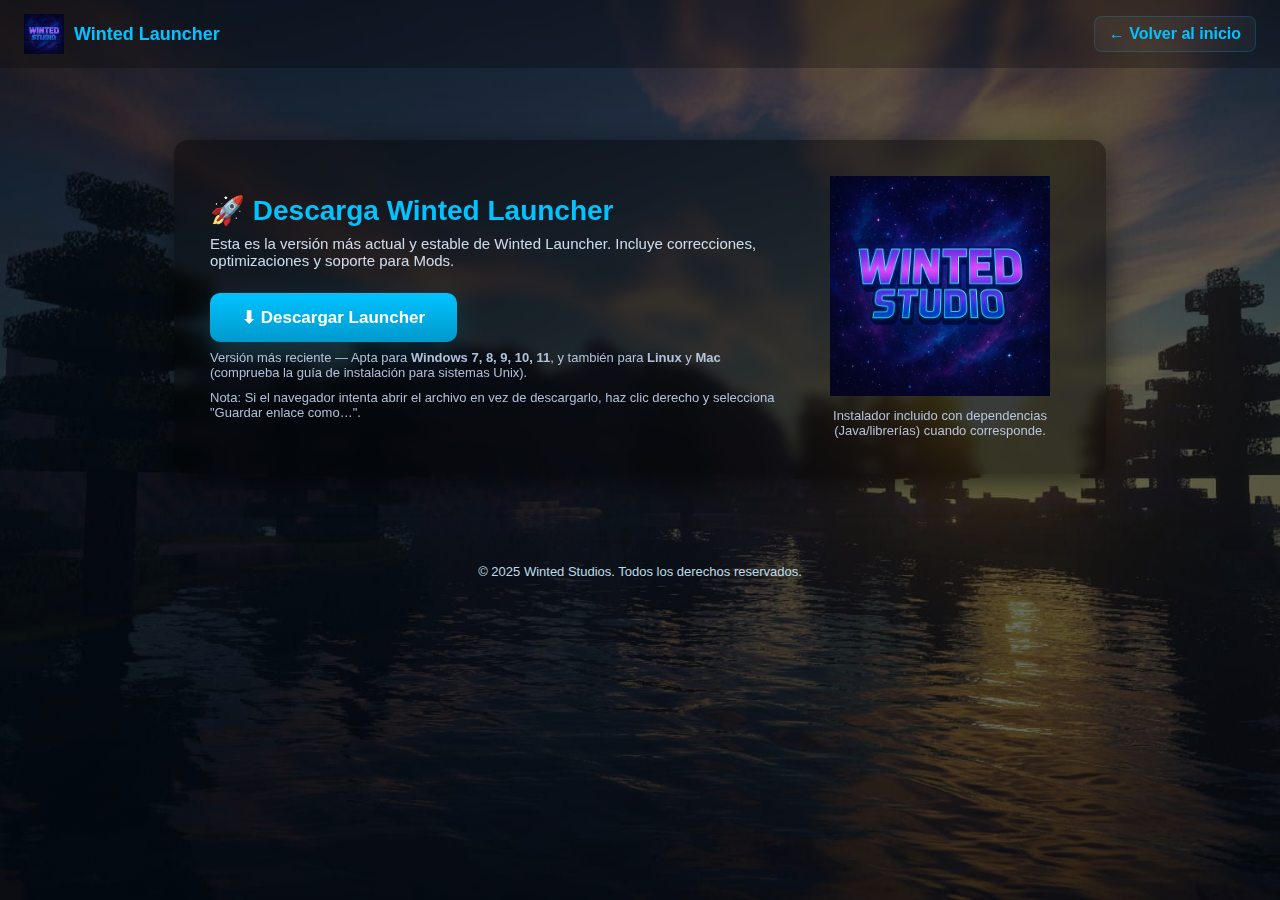
<file: descargar.html>
<!DOCTYPE html>
<html lang="es">
<head>
    <meta charset="UTF-8" />
    <meta name="viewport" content="width=device-width, initial-scale=1.0"/>
    <title>Winted Launcher - Descarga Oficial (En progreso, mantencion</title>
    <link rel="icon" href="logo_winted.ico" type="image/x-icon">
    <style>
        /* Reset ligero */
        * { box-sizing: border-box; margin: 0; padding: 0; }

        /* Fondo con imagen (fondo_descargar.jpg) + overlay para mejor lectura */
        body {
            font-family: "Inter", "Segoe UI", Arial, sans-serif;
            min-height: 100vh;
            color: #fff;
            background-image:
                linear-gradient(rgba(3,10,20,0.6), rgba(3,10,20,0.6)),
                url('fondo_descargar.jpg');
            background-size: cover;
            background-position: center;
            background-attachment: fixed;
        }

        header {
            display: flex;
            justify-content: space-between;
            align-items: center;
            padding: 14px 24px;
            background: rgba(0,0,0,0.25);
            backdrop-filter: blur(4px);
        }

        .logo {
            display: flex;
            align-items: center;
            gap: 10px;
            color: #00c3ff;
            font-weight: 700;
            font-size: 18px;
        }
        .logo img { width: 40px; height: 40px; object-fit: contain; }

        nav {
            display: flex;
            gap: 10px;
            align-items: center;
        }

        /* Botón volver al inicio (pequeño) */
        .btn-back {
            display: inline-block;
            padding: 8px 14px;
            border-radius: 8px;
            text-decoration: none;
            font-weight: 600;
            color: #00c3ff;
            background: rgba(255,255,255,0.04);
            border: 1px solid rgba(0,195,255,0.18);
            transition: transform .12s ease, background .12s ease;
        }
        .btn-back:hover { transform: translateY(-2px); background: rgba(0,195,255,0.06); }

        /* Contenedor central */
        .wrap {
            max-width: 980px;
            margin: 48px auto;
            padding: 24px;
        }

        .card {
            background: rgba(0,0,0,0.45);
            border-radius: 14px;
            padding: 36px;
            box-shadow: 0 8px 30px rgba(0,0,0,0.6);
            display: flex;
            gap: 30px;
            align-items: center;
            flex-wrap: wrap;
            backdrop-filter: blur(6px);
        }

        .left {
            flex: 1 1 380px;
            min-width: 280px;
        }
        .right {
            width: 260px;
            text-align: center;
        }

        h1 {
            font-size: 28px;
            color: #00c3ff;
            margin-bottom: 8px;
        }
        .subtitle {
            margin-bottom: 18px;
            font-size: 15px;
            color: #dfefff;
            opacity: 0.9;
        }
        .small {
            font-size: 13px;
            color: #cddffb;
            opacity: 0.85;
            margin-top: 8px;
        }

        /* Botón de descarga principal (mediano, azul) */
        .btn-download {
            display: inline-block;
            background: linear-gradient(180deg, #00c3ff, #0099cc);
            padding: 14px 32px;
            border-radius: 10px;
            color: white;
            font-weight: 800;
            font-size: 17px;
            text-decoration: none;
            box-shadow: 0 10px 30px rgba(0,195,255,0.16);
            border: none;
            transition: transform .12s ease, box-shadow .12s ease;
            margin-top: 6px;
        }
        .btn-download:hover { transform: translateY(-3px); box-shadow: 0 18px 50px rgba(0,195,255,0.22); }

        .logo-large {
            max-width: 220px;
            margin: 0 auto;
            display: block;
        }

        footer {
            text-align: center;
            padding: 18px 12px;
            color: #cfefff;
            opacity: 0.9;
            font-size: 13px;
            margin-top: 24px;
        }

        /* Responsivo */
        @media (max-width: 720px) {
            .card { padding: 20px; }
            .right { width: 100%; order: -1; margin-bottom: 12px; }
            h1 { font-size: 22px; }
        }
    </style>
</head>
<body>

    <header>
        <div class="logo">
            <img src="logo_winted.png" alt="Logo Winted">
            Winted Launcher
        </div>

        <nav>
            <!-- Botón para volver al inicio -->
            <a href="index.html" class="btn-back" title="Volver al inicio">← Volver al inicio</a>
        </nav>
    </header>

    <main class="wrap">
        <div class="card">
            <div class="left">
                <h1>🚀 Descarga Winted Launcher</h1>
                <p class="subtitle">Esta es la versión más actual y estable de Winted Launcher. Incluye correcciones, optimizaciones y soporte para Mods.</p>

                <a href="https://wintedlauncher.vercel.app"
                   class="btn-download" title="Descargar Winted Launcher">
                   ⬇ Descargar Launcher
                </a>

                <p class="small">
                    Versión más reciente — Apta para <strong>Windows 7, 8, 9, 10, 11</strong>, y también para <strong>Linux</strong> y <strong>Mac</strong> (comprueba la guía de instalación para sistemas Unix).
                </p>

                <p class="small" style="margin-top:10px;">
                    Nota: Si el navegador intenta abrir el archivo en vez de descargarlo, haz clic derecho y selecciona "Guardar enlace como…".
                </p>
            </div>

            <div class="right">
                <img src="logo_winted.png" alt="Logo Winted" class="logo-large">
                <p class="small" style="margin-top:12px;">Instalador incluido con dependencias (Java/librerías) cuando corresponde.</p>
            </div>
        </div>
    </main>

    <footer>
        <p>&copy; 2025 Winted Studios. Todos los derechos reservados.</p>
    </footer>

</body>
</html>
</file>
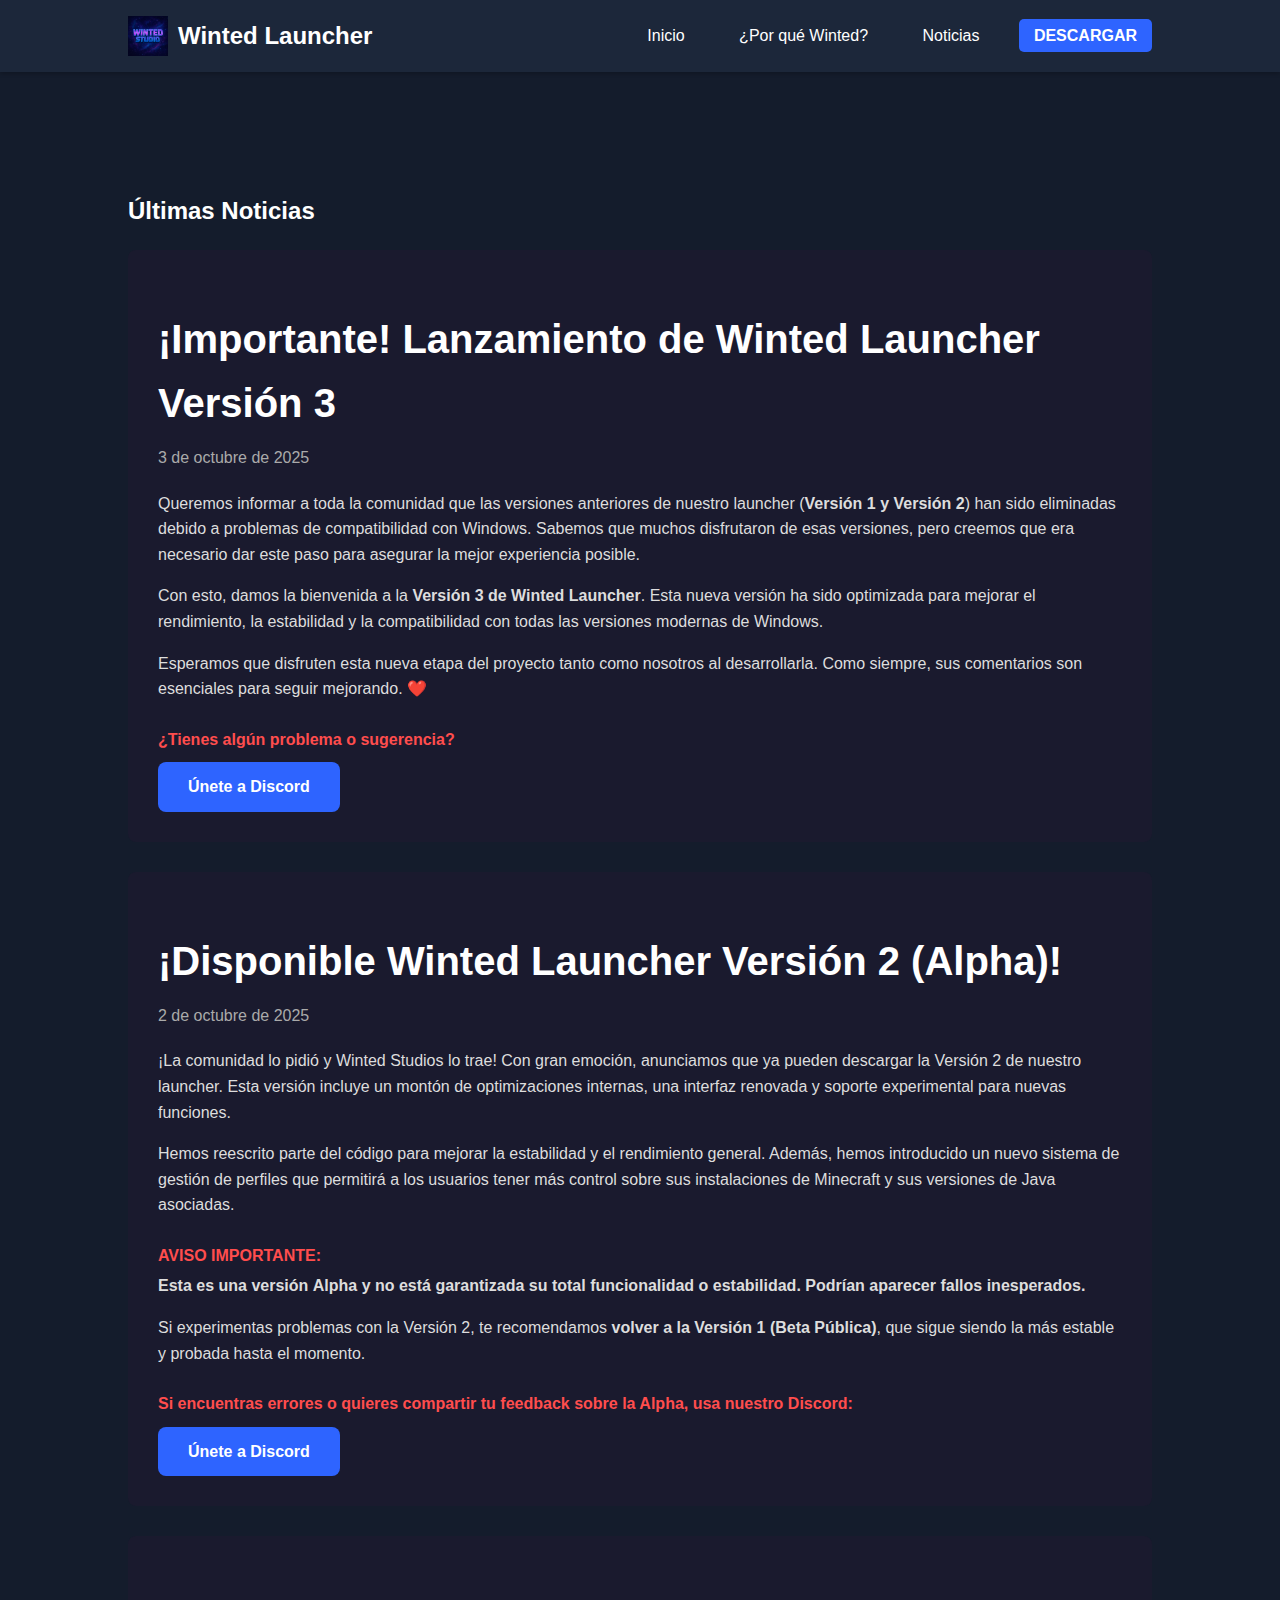
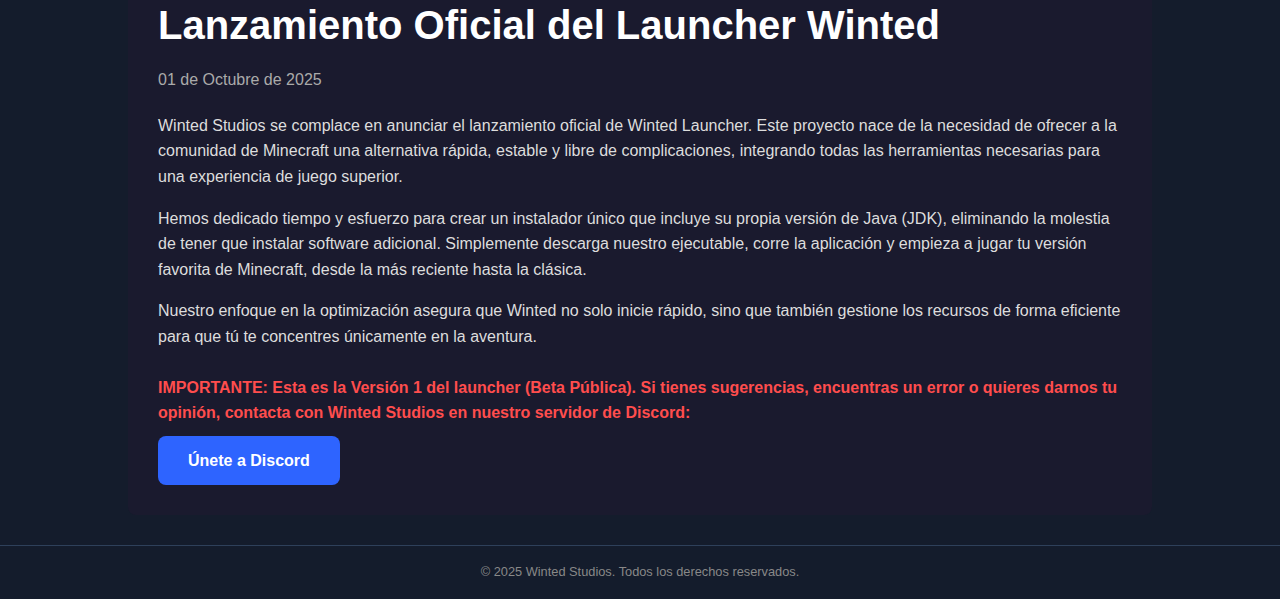
<file: noticias.html>
<!DOCTYPE html>
<html lang="es">
<head>
    <meta charset="UTF-8">
    <meta name="viewport" content="width=device-width, initial-scale=1.0">
    <title>Noticias | Winted Launcher</title>
    <link rel="stylesheet" href="styles.css">
    <link rel="icon" href="logo_winted.ico" type="image/x-icon">
    <style>
        .news-container {
            padding-top: 100px; 
            min-height: calc(100vh - 150px); 
        }
        .news-article {
            background-color: #1a1a2e; 
            padding: 30px;
            border-radius: 8px;
            margin-bottom: 30px; 
        }
        .news-article h1 {
            font-size: 2.5em;
            margin-bottom: 10px;
            color: #ffffff;
        }
        .news-article .date {
            color: #aaaaaa;
            display: block;
            margin-bottom: 20px;
        }
        .news-article p {
            line-height: 1.6;
            margin-bottom: 15px;
            color: #dddddd;
        }
        .important {
            color: #ff4d4d; 
            font-weight: bold;
            margin-top: 25px;
            display: block;
        }
    </style>
</head>
<body>

    <header class="navbar">
        <div class="container">
            <div class="logo">
                <img src="logo_winted.png" alt="Logo Winted" width="40">
                Winted Launcher
            </div>
            <nav>
                <a href="index.html">Inicio</a>
                <a href="index.html#porque">¿Por qué Winted?</a>
                <a href="noticias.html">Noticias</a>
                <a href="descargar.html" class="btn-download">DESCARGAR</a>
            </nav>
        </div>
    </header>

    <section class="news-container container">
        <h2>Últimas Noticias</h2>

        <!-- Nueva noticia (Versión 3) y Update xd -->
        <div class="news-article">
            <h1>¡Importante! Lanzamiento de Winted Launcher Versión 3</h1>
            <span class="date">3 de octubre de 2025</span>
            
            <p>Queremos informar a toda la comunidad que las versiones anteriores de nuestro launcher (<strong>Versión 1 y Versión 2</strong>) han sido eliminadas debido a problemas de compatibilidad con Windows. Sabemos que muchos disfrutaron de esas versiones, pero creemos que era necesario dar este paso para asegurar la mejor experiencia posible.</p>
            
            <p>Con esto, damos la bienvenida a la <strong>Versión 3 de Winted Launcher</strong>. Esta nueva versión ha sido optimizada para mejorar el rendimiento, la estabilidad y la compatibilidad con todas las versiones modernas de Windows.</p>
            
            <p>Esperamos que disfruten esta nueva etapa del proyecto tanto como nosotros al desarrollarla. Como siempre, sus comentarios son esenciales para seguir mejorando. ❤️</p>
            
            <span class="important">¿Tienes algún problema o sugerencia?</span>
            <a href="https://discord.gg/naSxE9N7y8" target="_blank" class="btn-primary" style="display: inline-block; margin-top: 10px;">Únete a Discord</a>
        </div>
        
        <!-- Noticia  (Versión 2) -->
        <div class="news-article">
            <h1>¡Disponible Winted Launcher Versión 2 (Alpha)!</h1>
            <span class="date">2 de octubre de 2025</span>
            
            <p>¡La comunidad lo pidió y Winted Studios lo trae! Con gran emoción, anunciamos que ya pueden descargar la Versión 2 de nuestro launcher. Esta versión incluye un montón de optimizaciones internas, una interfaz renovada y soporte experimental para nuevas funciones.</p>

            <p>Hemos reescrito parte del código para mejorar la estabilidad y el rendimiento general. Además, hemos introducido un nuevo sistema de gestión de perfiles que permitirá a los usuarios tener más control sobre sus instalaciones de Minecraft y sus versiones de Java asociadas.</p>
            
            <span class="important">AVISO IMPORTANTE:</span>
            <p class="important" style="margin-top: 5px;">Esta es una versión <strong>Alpha</strong> y no está garantizada su total funcionalidad o estabilidad. Podrían aparecer fallos inesperados.</p>
            
            <p>Si experimentas problemas con la Versión 2, te recomendamos <strong>volver a la Versión 1 (Beta Pública)</strong>, que sigue siendo la más estable y probada hasta el momento.</p>

            <span class="important" style="margin-top: 25px;">Si encuentras errores o quieres compartir tu feedback sobre la Alpha, usa nuestro Discord:</span>
            <a href="https://discord.gg/naSxE9N7y8" target="_blank" class="btn-primary" style="display: inline-block; margin-top: 10px;">Únete a Discord</a>
        </div>
        
        <!-- Noticia de lanzamiento oficial -->
        <div class="news-article">
            <h1>Lanzamiento Oficial del Launcher Winted</h1>
            <span class="date">01 de Octubre de 2025</span>
            
            <p>Winted Studios se complace en anunciar el lanzamiento oficial de Winted Launcher. Este proyecto nace de la necesidad de ofrecer a la comunidad de Minecraft una alternativa rápida, estable y libre de complicaciones, integrando todas las herramientas necesarias para una experiencia de juego superior.</p>

            <p>Hemos dedicado tiempo y esfuerzo para crear un instalador único que incluye su propia versión de Java (JDK), eliminando la molestia de tener que instalar software adicional. Simplemente descarga nuestro ejecutable, corre la aplicación y empieza a jugar tu versión favorita de Minecraft, desde la más reciente hasta la clásica.</p>
            
            <p>Nuestro enfoque en la optimización asegura que Winted no solo inicie rápido, sino que también gestione los recursos de forma eficiente para que tú te concentres únicamente en la aventura.</p>
            
            <span class="important">IMPORTANTE: Esta es la Versión 1 del launcher (Beta Pública). Si tienes sugerencias, encuentras un error o quieres darnos tu opinión, contacta con Winted Studios en nuestro servidor de Discord: </span>
            <a href="https://discord.gg/naSxE9N7y8" target="_blank" class="btn-primary" style="display: inline-block; margin-top: 10px;">Únete a Discord</a>
        </div>
        
    </section>
    
    <footer class="footer">
        <div class="container">
            <p>&copy; 2025 Winted Studios. Todos los derechos reservados.</p>
        </div>
    </footer>

</body>
</html>
</file>
<file: styles.css>
:root {
    --dark-blue: #141c2c;
    --navy-blue: #1c273a;
    --accent-color: #2e64ff; 
    --text-color: #ffffff;
    --light-gray: #d3d3d3;
    --font-family: sans-serif;
}

body {
    background-color: var(--dark-blue);
    color: var(--text-color);
    font-family: var(--font-family);
    margin: 0;
    padding: 0;
    line-height: 1.6;
}

.container {
    width: 80%;
    max-width: 1200px;
    margin: 0 auto;
}


.navbar {
    background-color: var(--navy-blue);
    padding: 1rem 0;
    box-shadow: 0 2px 4px rgba(0, 0, 0, 0.2);
}

.navbar .container {
    display: flex;
    justify-content: space-between;
    align-items: center;
}

.logo {
    font-size: 1.5rem;
    font-weight: bold;
    display: flex;
    align-items: center;
}

.logo img {
    margin-right: 10px;
}

nav a {
    color: var(--text-color);
    text-decoration: none;
    margin-left: 20px;
    padding: 8px 15px;
    transition: color 0.3s;
}

nav a:hover {
    color: var(--accent-color);
}

.btn-download {
    background-color: var(--accent-color);
    border-radius: 5px;
    font-weight: bold;
    color: var(--text-color) !important;
}

.btn-download:hover {
    background-color: #4a7dff; 
    color: var(--text-color) !important;
}

/* --- SECCIÓN HERO --- */
.hero-section {
    background: url('fondo_web.jpg') no-repeat center center/cover; 
    background-color: var(--dark-blue); 
    padding: 6rem 0;
    text-align: left;
}

.hero-section .container {
    display: flex;
    align-items: center;
    justify-content: space-between;
}

.hero-content {
    flex: 1;
    padding-right: 40px;
}

.hero-content h1 {
    font-size: 3rem;
    margin-bottom: 0.5rem;
}

.hero-content p {
    font-size: 1.1rem;
    margin-bottom: 2rem;
    color: var(--light-gray);
}

.btn-primary {
    display: inline-block;
    background-color: var(--accent-color);
    color: var(--text-color);
    padding: 12px 30px;
    text-decoration: none;
    border-radius: 8px;
    font-weight: bold;
    transition: background-color 0.3s;
}

.btn-primary:hover {
    background-color: #4a7dff;
}

.compatibility {
    margin-top: 15px;
    font-size: 0.9rem;
    color: var(--light-gray);
}

.hero-image {
    flex: 1;
    text-align: right;
}

.hero-image img {
    max-width: 100%;
    height: auto;
    border-radius: 10px;
    box-shadow: 0 10px 30px rgba(0, 0, 0, 0.5);
}


.features-section {
    padding: 4rem 0;
    text-align: center;
    background-color: var(--navy-blue);
}

.features-section h2 {
    font-size: 2rem;
    margin-bottom: 3rem;
}

.features-grid {
    display: flex;
    gap: 30px;
    justify-content: center;
}

.feature-card {
    background-color: var(--dark-blue);
    padding: 25px;
    border-radius: 10px;
    flex: 1;
    max-width: 300px;
    text-align: left;
    transition: transform 0.3s;
    border-top: 5px solid var(--accent-color);
}

.feature-card:hover {
    transform: translateY(-5px);
}

.feature-card h3 {
    color: var(--accent-color);
    margin-top: 0;
    font-size: 1.4rem;
}


.footer {
    background-color: var(--dark-blue);
    text-align: center;
    padding: 1rem 0;
    border-top: 1px solid #2e405a;
}

.footer p {
    margin: 0;
    font-size: 0.8rem;
    color: #888;
}
</file>
